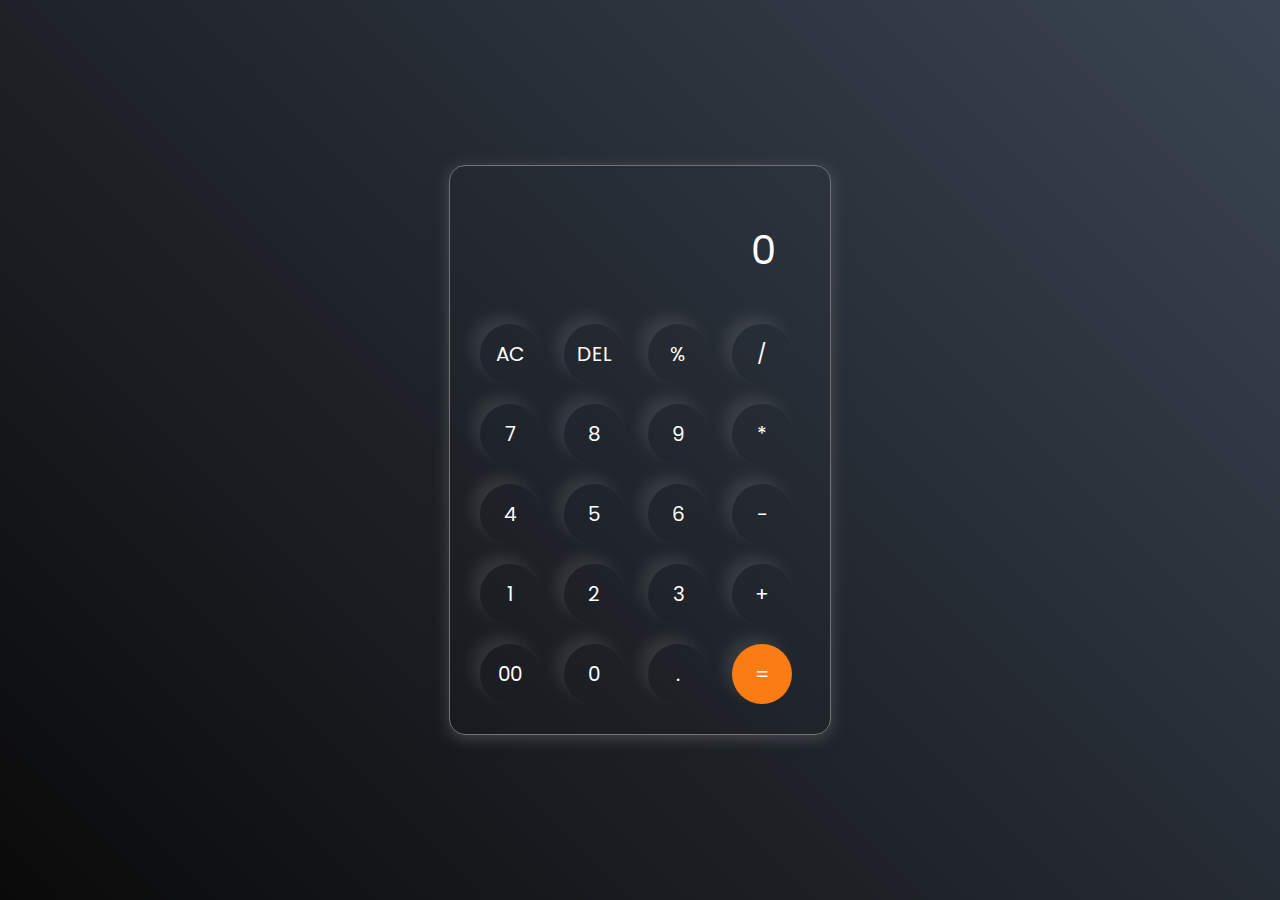
<file: calculator/index.html>
<!DOCTYPE html>
<html lang="en">

<head>
    <meta charset="UTF-8">
    <meta name="viewport" content="width=device-width, initial-scale=1.0">
    <title>Calculator</title>
    <link rel="stylesheet" href="color.css">
</head>

<body>
    <div class="container">
      <div class="calculator">
        <input type="text"  placeholder="0" id="input-box">
        <div>
          <button class="button">AC</button>
          <button class="button">DEL</button>
          <button class="button">%</button>
          <button class="button">/</button>
        </div>
        <div>
          <button class="button">7</button>
          <button class="button">8</button>
          <button class="button">9</button>
          <button class="button">*</button>
        </div>
        <div>
          <button class="button">4</button>
          <button class="button">5</button>
          <button class="button">6</button>
          <button class="button">-</button>
        </div>
        <div>
          <button class="button">1</button>
          <button class="button">2</button>
          <button class="button">3</button>
          <button class="button">+</button>
        </div>

        <div>
          <button class="button">00</button>
          <button class="button">0</button>
          <button class="button">.</button>
          <button class="button equal-btn">=</button>
        </div>
      </div>
    </div>

    <script src="script.js"></script>
  </body>
</html>
</file>
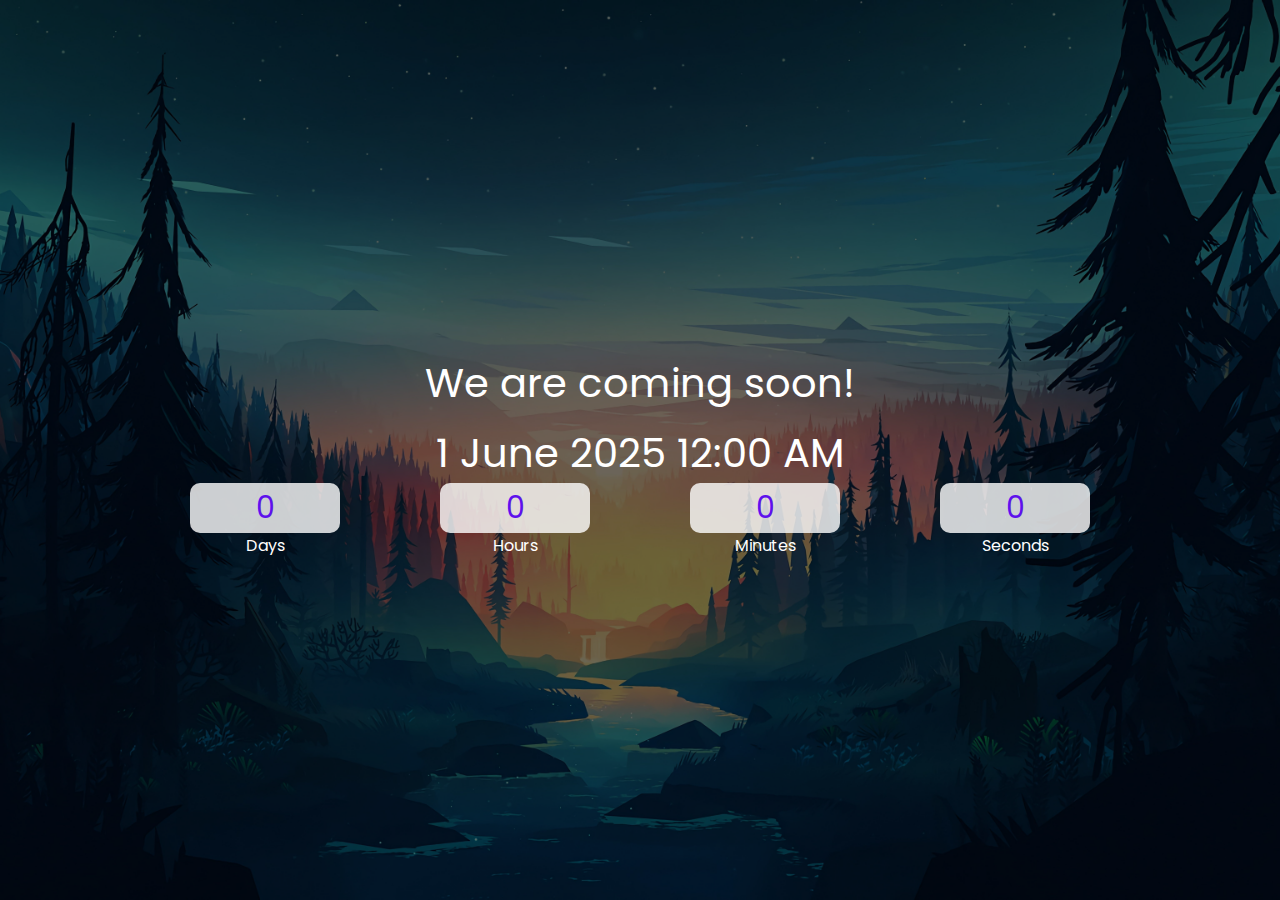
<file: Countdown/index.html>
<!DOCTYPE html>
<html lang="en">
<head>
    <meta charset="UTF-8">
    <meta name="viewport" content="width=device-width, initial-scale=1.0">
    <title>Countdown</title>
    <link rel="stylesheet" href="color.css">
</head>
<body>
    <div class="main">
        <div class="overlay">
            <div class="title">We are coming soon!</div>
            <div class="title" id="end-date">20 March 2024 10:10pm</div>
            <div class="col">
                <div>
                    <input type="text" readonly value="0">
                    <br>
                    <label for="Day">Days</label>
                </div>
                <div>
                    <input type="text" readonly value="0">
                    <br>
                    <label for="Hour">Hours</label>
                </div>
                <div>
                    <input type="text" readonly value="0">
                    <br>
                    <label for="Min">Minutes</label>
                </div>
                <div>
                    <input type="text" readonly value="0">
                    <br>
                    <label for="Sec">Seconds</label>
                </div>
            </div>
        </div>
    </div>

    <script src="script.js"></script>
</body>
</html>
</file>
<file: calculator/color.css>
@import url('https://fonts.googleapis.com/css2?family=Poppins:wght@500&display=swap');

*{
    margin: 0;
    padding: 0;
    box-sizing: border-box;
    font-family: 'Poppins', sans-serif;
}

body{
    width: 100%;
    height: 100vh;
    display: flex;
    justify-content: center;
    align-items: center;
    background: linear-gradient(45deg, #0a0a0a, #3a4452);
}

.calculator{
    border: 1px solid #717377;
    padding: 20px;
    border-radius: 16px;
    background: transparent;
    box-shadow: 0px 3px 15px rgba(113, 115, 119, 0.5);

}

input{
    width: 320px;
    border: none;
    padding: 24px;
    margin: 10px;
    background: transparent;
    box-shadow: 0px 3px 15px rgbs(84, 84, 84, 0.1);
    font-size: 40px;
    text-align: right;
    cursor: pointer;
    color: #ffffff;
}

input::placeholder{
    color: #ffffff;
}

button{
    border: none;
    width: 60px;
    height: 60px;
    margin: 10px;
    border-radius: 50%;
    background: transparent;
    color: #ffffff;
    font-size: 20px;
    box-shadow: -8px -8px 15px rgba(255, 255, 255, 0.1);
    cursor: pointer;
}

.equal-btn{
    background-color: #fb7c14;
}

.operator{
    color: #6dee0a;
}
</file>
<file: Countdown/color.css>
@import url("https://fonts.googleapis.com/css2?family=Poppins:ital,wght@0,100;0,200;0,300;0,400;0,500;0,600;0,700;0,800;0,900;1,100;1,200;1,300;1,400;1,500;1,600;1,700;1,800;1,900&display=swap");
* {
  margin: 0;
  padding: 0;
  box-sizing: border-box;
  font-family: "Poppins", sans-serif;
}
.main {
  width: 100%;
  height: 100vh;
  background: url("wallpaperflare.jpg");
  background-size: cover;
  background-position: center center;
}
.overlay {
  width: 100%;
  height: 100%;
  display: flex;
  justify-content: center;
  align-items: center;
  flex-direction: column;
  background-color: rgba(0, 0, 0, 0.575);
}
.title {
  margin-top: 10px;
  color: white;
  text-align: center;
  font-size: 2.5rem;
}
.col {
  width: 1000px;
  /* border: 2px solid white; */
  /* border-radius: 15px; */
  /* margin: 10px auto; */
  display: flex;
  justify-content: center;
  color: white;
}
.col div {
  width: 250px;
  text-align: center;
}
input {
  /* display: block; */
  height: 50px;
  width: 60%;
  background-color: rgba(255, 255, 255, 0.8);
  border-color: transparent;
  border-radius: 10px;
  text-align: center;
    font-size: 30px;
    color: rgb(94, 17, 236);
}
</file>
